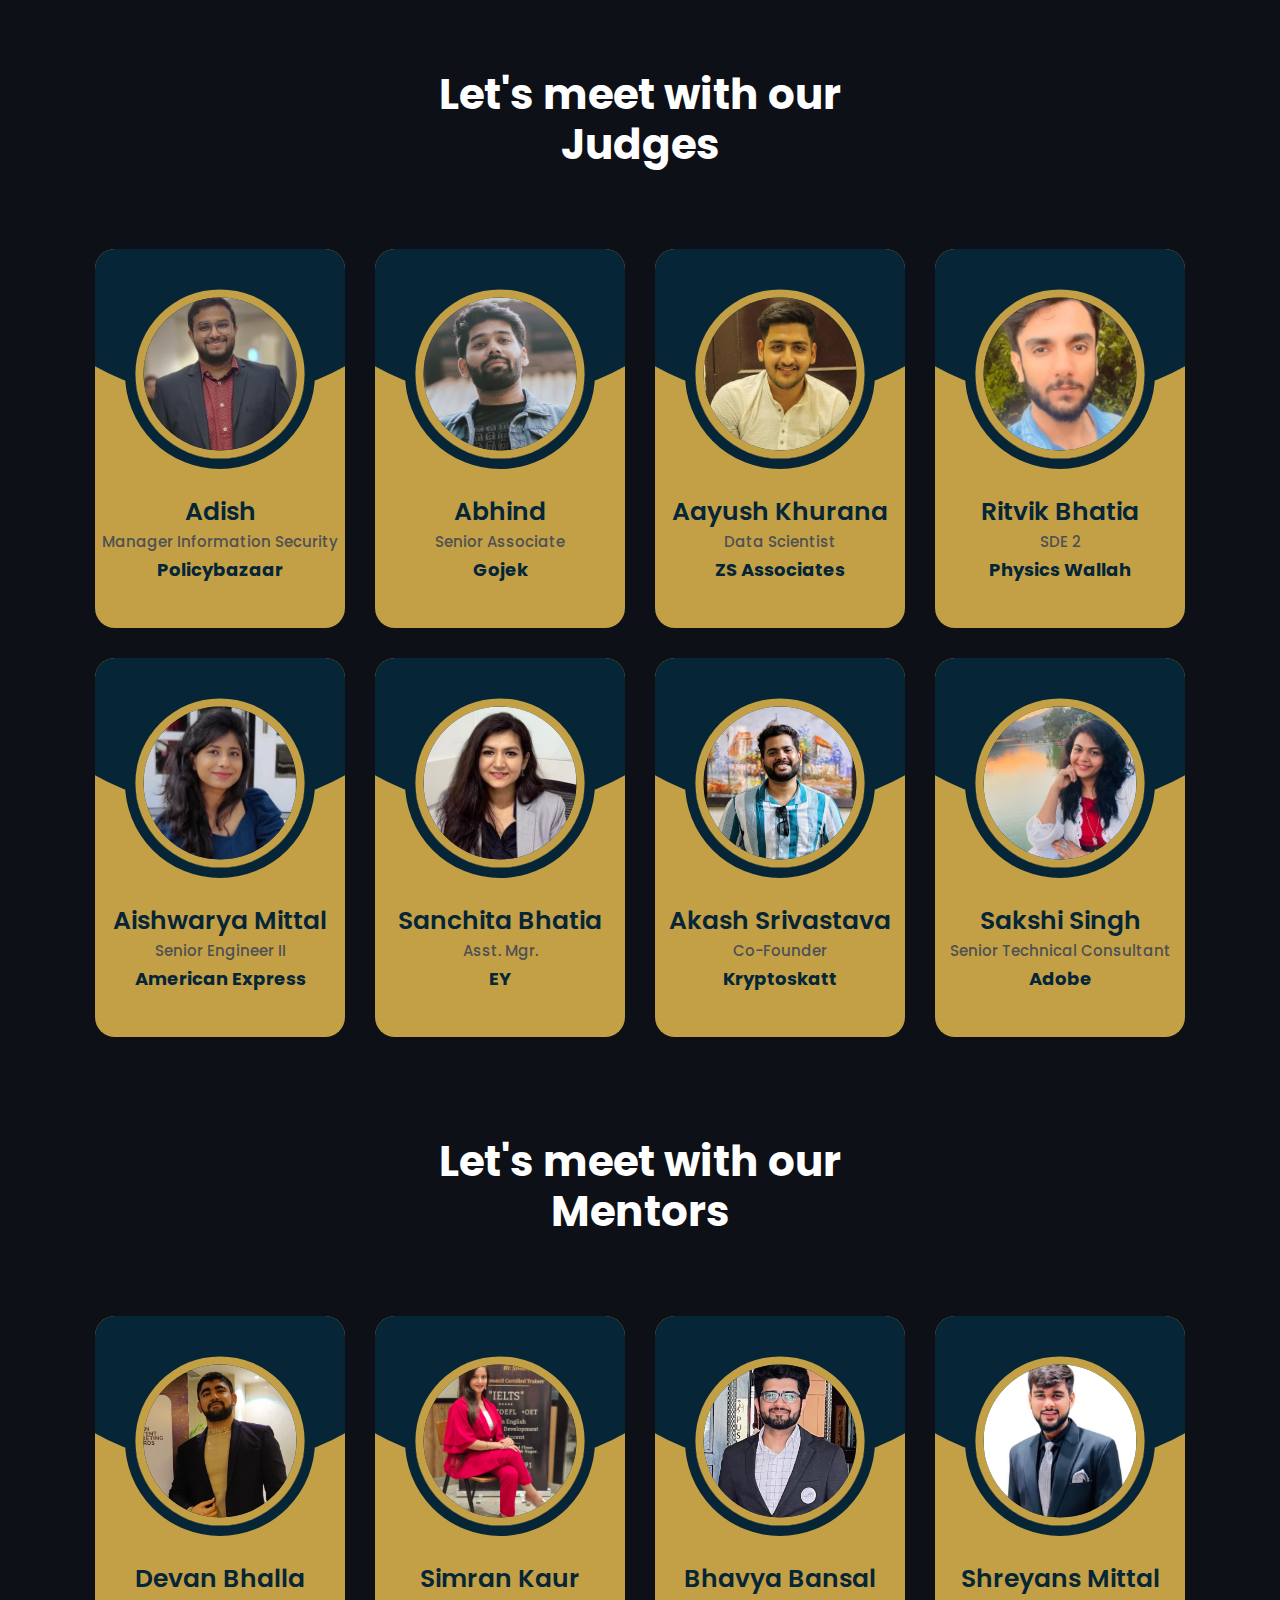
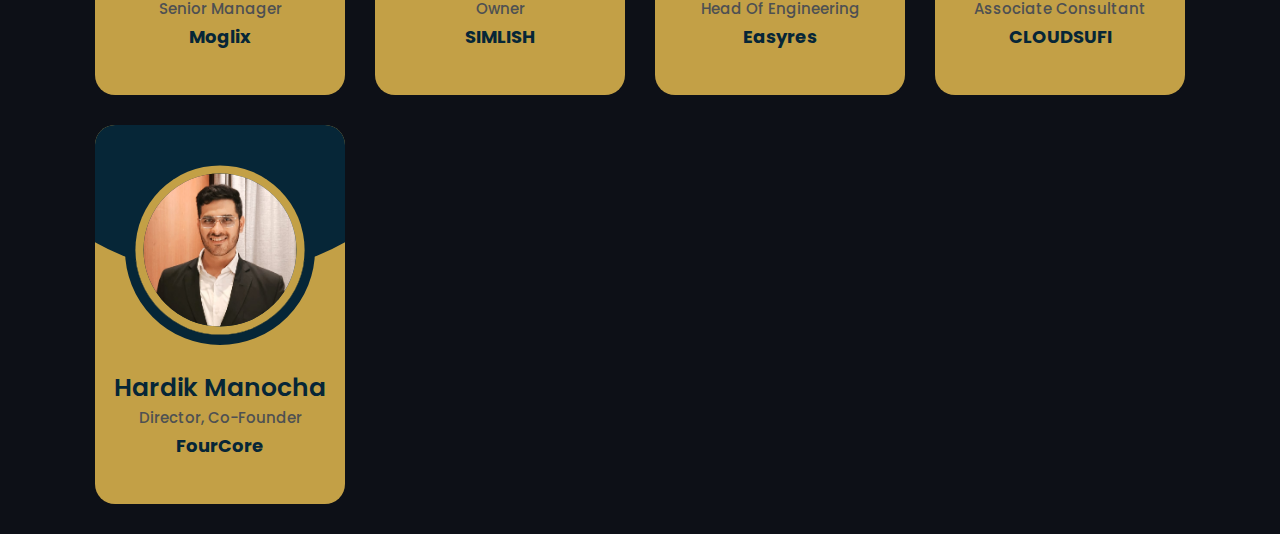
<file: judges.html>
<!DOCTYPE html>
<html lang="en">

<head>
    <meta charset="UTF-8">
    <meta name="viewport" content="width=device-width, initial-scale=1.0">
    <title>Judges HACKBVP5.0</title>
    <link rel="icon" type="image/png" href="assets/img/logo4.png" />

    <!-- Bootstrap CSS -->
    <link rel="stylesheet" type="text/css" href="assets/css/bootstrap.min.css">
    <!-- <link rel="shortcut icon" type="image/jpg" href="assets/img/codecell-logo.png"/> -->
    <link rel="stylesheet" href="https://cdnjs.cloudflare.com/ajax/libs/font-awesome/6.4.0/css/all.min.css"
        integrity="sha512-iecdLmaskl7CVkqkXNQ/ZH/XLlvWZOJyj7Yy7tcenmpD1ypASozpmT/E0iPtmFIB46ZmdtAc9eNBvH0H/ZpiBw=="
        crossorigin="anonymous" referrerpolicy="no-referrer" />
    <link href="https://fonts.googleapis.com/css?family=Poppins:500,700&display=swap" rel="stylesheet">

    <style>
        body {
            width: 100%;
            font-family: "Poppins", sans-serif;
            /* height: 100vh; */
            background-color: #0d1017;
            /* display: flex;
            align-items: center; */
        }

        .container {
            width: 100%;
            max-width: 100%;
            display: flex;
            flex-direction: column;
            align-items: center;
            justify-content: center;
            margin-right: 0;
            margin-left: 0;
            padding: 0 80px;
            overflow-x: hidden;
        }

        .row {
            width: 100%;
            display: flex;
            align-items: center;
            /* justify-content: center; */
        }

        .header-section .title {
            font-weight: 700;
            font-size: 42px;
            color: white;
            padding: 70px 0;
        }

        .card_container {
            border-radius: 20px;
            overflow: hidden;
        }

        .our-team {
            padding: 30px 0 40px;
            margin-bottom: 30px;
            background-color: #C3A046;
            text-align: center;
            overflow: hidden;
            position: relative;
        }

        .our-team .picture {
            display: inline-block;
            height: 190px;
            width: 190px;
            margin-bottom: 30px;
            z-index: 1;
            position: relative;
            border: 10px solid #062637;
            border-radius: 50%;
        }

        .our-team .picture::before {
            content: "";
            width: 100%;
            height: 100%;
            border-radius: 50%;
            background-color: #062637;
            position: absolute;
            bottom: 135%;
            right: 0;
            left: 0;
            opacity: 1;
            transform: scale(3);
            transition: all 0.3s linear 0s;
        }

        .our-team:hover .picture::before {
            height: 0;
        }

        .our-team .picture::after {
            content: "";
            width: 100%;
            height: 100%;
            border-radius: 50%;
            background-color: #062637;
            position: absolute;
            top: 0;
            left: 0;
            z-index: -1;
        }

        .our-team .picture img {
            width: 100%;
            height: 100%;
            object-fit: cover;
            border-radius: 50%;
            transform: scale(0.9);
            transition: all 0.9s ease 0s;
            box-shadow: 0 0 0 9px #C3A046;
        }

        .our-team:hover .picture img {
            transform: scale(1);
        }

        .our-team .name {
            color: #062637;
            font-weight: 600;
            font-size: 25px;
            font-family: 'Poppins';
            line-height: 25px;
        }

        .our-team .company {
            color: #062637;
            font-weight: bold;
            font-family: 'Poppins';
            line-height: 20px;
            font-size: 18px;
        }

        .our-team .title {
            display: block;
            font-size: 15px;
            color: #4e5052;
            line-height: 20px;
            text-transform: capitalize;
        }

        .our-team .social {
            width: 100%;
            padding: 0;
            margin: 0;
            background-color: #062637;
            position: absolute;
            bottom: -100px;
            left: 0;
            transition: all 0.5s ease 0s;
        }

        .our-team:hover .social {
            bottom: 0;
        }

        .our-team .social {
            display: inline-block;
        }

        .our-team .social a {
            display: block;
            padding: 5px;
            font-size: 20px;
            color: #062637;
            background-color: #C3A046;
            transition: all 0.3s ease 0s;
            text-decoration: none;
        }

        /* .our-team .social a:hover {
           
        } */


        @media screen and (max-width: 1110px) {
            .container {

                padding: 0 50px;

            }
        }

        @media screen and (max-width: 670px) {
            .container {

                padding: 0 25px;

            }
        }

        @media screen and (max-width: 570px) {
            .container {

                padding: 0 55px;

            }
        }

        @media screen and (max-width: 420px) {
            .container {
                padding: 0 25px;
            }
        }
    </style>

</head>

<body>

    <div class="container">
        <div class="row justify-content-center text-center">
            <div class="col-md-8 col-lg-6">
                <div class="header-section">
                    <h2 class="title">Let's meet with our Judges</h2>
                </div>
            </div>
        </div>
        <div class="row">
            <div class="col-12 col-sm-6 col-md-4 col-lg-3 card_container">
                <div class="our-team card_container">
                    <div class="picture">
                        <img class="img-fluid" src="./assets/img/mentors/adish.jpeg">
                    </div>
                    <div class="team-content">
                        <h3 class="name">Adish</h3>
                        <h4 class="title">Manager Information Security</h4>
                        <h5 class="company">Policybazaar</h5>
                    </div>
                    <ul class="social">
                        <a href="https://www.linkedin.com/in/adishjain1995"><i class="fa-brands fa-linkedin"></i></a>
                    </ul>
                </div>
            </div>


            <div class="col-12 col-sm-6 col-md-4 col-lg-3 card_container">
                <div class="our-team card_container">
                    <div class="picture">
                        <img class="img-fluid" src="./assets/img/mentors/abhind.jpeg">
                    </div>
                    <div class="team-content">
                        <h3 class="name">Abhind</h3>
                        <h4 class="title">Senior Associate</h4>
                        <h5 class="company">Gojek</h5>
                    </div>
                    <ul class="social">
                        <a href="https://www.linkedin.com/in/abhind/"><i class="fa-brands fa-linkedin"></i></a>
                    </ul>
                </div>
            </div>


            <div class="col-12 col-sm-6 col-md-4 col-lg-3 card_container">
                <div class="our-team card_container">
                    <div class="picture">
                        <img class="img-fluid" src="./assets/img/mentors/ayush.jpg">
                    </div>
                    <div class="team-content">
                        <h3 class="name">Aayush Khurana</h3>
                        <h4 class="title">Data Scientist</h4>
                        <h5 class="company">ZS Associates</h5>
                    </div>
                    <ul class="social">
                        <a href="https://www.linkedin.com/in/aayush-khurana-8ab7b9169/"><i
                                class="fa-brands fa-linkedin"></i></a>
                    </ul>
                </div>
            </div>


            <div class="col-12 col-sm-6 col-md-4 col-lg-3 card_container">
                <div class="our-team card_container">
                    <div class="picture">
                        <img class="img-fluid" src="./assets/img/mentors/ritvik.jpeg">
                    </div>
                    <div class="team-content">
                        <h3 class="name">Ritvik Bhatia</h3>
                        <h4 class="title">SDE 2</h4>
                        <h5 class="company">Physics Wallah </h5>
                    </div>
                    <ul class="social">
                        <a href=""><i class="fa-brands fa-linkedin"></i></a>
                    </ul>
                </div>
            </div>

            <div class="col-12 col-sm-6 col-md-4 col-lg-3 card_container">
                <div class="our-team card_container">
                    <div class="picture">
                        <img class="img-fluid" src="./assets/img/mentors/Aishwarya Mittal.png">
                    </div>
                    <div class="team-content">
                        <h3 class="name">Aishwarya Mittal</h3>
                        <h4 class="title">Senior Engineer II</h4>
                        <h5 class="company">American Express</h5>
                    </div>
                    <ul class="social">
                        <a href="https://www.linkedin.com/in/aishwaryamittal"><i class="fa-brands fa-linkedin"></i></a>
                    </ul>
                </div>
            </div>


            <div class="col-12 col-sm-6 col-md-4 col-lg-3 card_container">
                <div class="our-team card_container">
                    <div class="picture">
                        <img class="img-fluid" src="./assets/img/mentors/sanchita.jpeg">
                    </div>
                    <div class="team-content">
                        <h3 class="name">Sanchita Bhatia</h3>
                        <h4 class="title">Asst. Mgr.</h4>
                        <h5 class="company">EY</h5>
                    </div>
                    <ul class="social">
                        <a href=" https://www.linkedin.com/in/sanchita-bhatia-79402417b"><i
                                class="fa-brands fa-linkedin"></i></a>
                    </ul>
                </div>
            </div>


            <div class="col-12 col-sm-6 col-md-4 col-lg-3 card_container">
                <div class="our-team card_container">
                    <div class="picture">
                        <img class="img-fluid" src="./assets/img/mentors/akash.jpg">
                    </div>
                    <div class="team-content">
                        <h3 class="name">Akash Srivastava</h3>
                        <h4 class="title">Co-Founder</h4>
                        <h5 class="company">Kryptoskatt</h5>
                    </div>
                    <ul class="social">
                        <a href="https://www.linkedin.com/in/akash16s/"><i class="fa-brands fa-linkedin"></i></a>
                    </ul>
                </div>
            </div>


            <div class="col-12 col-sm-6 col-md-4 col-lg-3 card_container">
                <div class="our-team card_container">
                    <div class="picture">
                        <img class="img-fluid" src="./assets/img/mentors/sakshi.jpeg">
                    </div>
                    <div class="team-content">
                        <h3 class="name">Sakshi Singh</h3>
                        <h4 class="title">Senior Technical Consultant</h4>
                        <h5 class="company">Adobe</h5>
                    </div>
                    <ul class="social">
                        <a href=""><i class="fa-brands fa-linkedin"></i></a>
                    </ul>
                </div>
            </div>
        </div>



        <div class="row justify-content-center text-center">
            <div class="col-md-8 col-lg-6">
                <div class="header-section">
                    <h2 class="title">Let's meet with our Mentors</h2>
                </div>
            </div>
        </div>

        <div class="row">
            <div class="col-12 col-sm-6 col-md-4 col-lg-3 card_container">
                <div class="our-team card_container">
                    <div class="picture">
                        <img class="img-fluid" src="./assets/img/mentors/devan.jpeg">
                    </div>
                    <div class="team-content">
                        <h3 class="name">Devan Bhalla</h3>
                        <h4 class="title">Senior Manager </h4>
                        <h5 class="company">Moglix</h5>
                    </div>
                    <ul class="social">
                        <a href="https://www.linkedin.com/in/devanbhalla/"><i class="fa-brands fa-linkedin"></i></a>
                    </ul>
                </div>
            </div>

            <div class="col-12 col-sm-6 col-md-4 col-lg-3 card_container">
                <div class="our-team card_container">
                    <div class="picture">
                        <img class="img-fluid" src="./assets/img/mentors/similish.JPG">
                    </div>
                    <div class="team-content">
                        <h3 class="name">Simran Kaur</h3>
                        <h4 class="title">Owner</h4>
                        <h5 class="company">SIMLISH</h5>
                    </div>
                    <ul class="social">
                        <a href=""><i class="fa-brands fa-linkedin"></i></a>
                    </ul>
                </div>
            </div>


            <div class="col-12 col-sm-6 col-md-4 col-lg-3 card_container">
                <div class="our-team card_container">
                    <div class="picture">
                        <img class="img-fluid" src="./assets/img/mentors/bhavyabansal.jpeg">
                    </div>
                    <div class="team-content">
                        <h3 class="name">Bhavya Bansal</h3>
                        <h4 class="title">Head of Engineering</h4>
                        <h5 class="company">Easyres</h5>
                    </div>
                    <ul class="social">
                        <a href="https://www.linkedin.com/in/ibhavyabansal/"><i class="fa-brands fa-linkedin"></i></a>
                    </ul>
                </div>
            </div>


            <!-- <div class="col-12 col-sm-6 col-md-4 col-lg-3 card_container">
                <div class="our-team card_container">
                    <div class="picture">
                        <img class="img-fluid" src="https://picsum.photos/130/130?image=1027">
                    </div>
                    <div class="team-content">
                        <h3 class="name">Sarthak Gupta</h3>
                        <h4 class="title">Founder, CIO</h4>
                        <h5 class="company">Outbuds</h5>
                    </div>
                    <ul class="social">
                        <a href=""><i class="fa-brands fa-linkedin"></i></a>
                    </ul>
                </div>
            </div> -->


            <div class="col-12 col-sm-6 col-md-4 col-lg-3 card_container">
                <div class="our-team card_container">
                    <div class="picture">
                        <img class="img-fluid" src="./assets/img/mentors/shreyansmittal.jpeg">
                    </div>
                    <div class="team-content">
                        <h3 class="name">Shreyans Mittal</h3>
                        <h4 class="title">Associate Consultant</h4>
                        <h5 class="company">CLOUDSUFI</h5>
                    </div>
                    <ul class="social">
                        <a href="https://www.linkedin.com/in/shreyans-mittal-644525194"><i
                                class="fa-brands fa-linkedin"></i></a>
                    </ul>
                </div>
            </div>

            <div class="col-12 col-sm-6 col-md-4 col-lg-3 card_container">
                <div class="our-team card_container">
                    <div class="picture">
                        <img class="img-fluid" src="./assets/img/mentors/hardikmanocha.jpeg">
                    </div>
                    <div class="team-content">
                        <h3 class="name">Hardik Manocha</h3>
                        <h4 class="title">Director, Co-founder</h4>
                        <h5 class="company">FourCore</h5>
                    </div>
                    <ul class="social">
                        <a href="https://www.linkedin.com/in/hardik8284/"><i class="fa-brands fa-linkedin"></i></a>
                    </ul>
                </div>
            </div>
        </div>
    </div>


</body>

</html>
</file>
